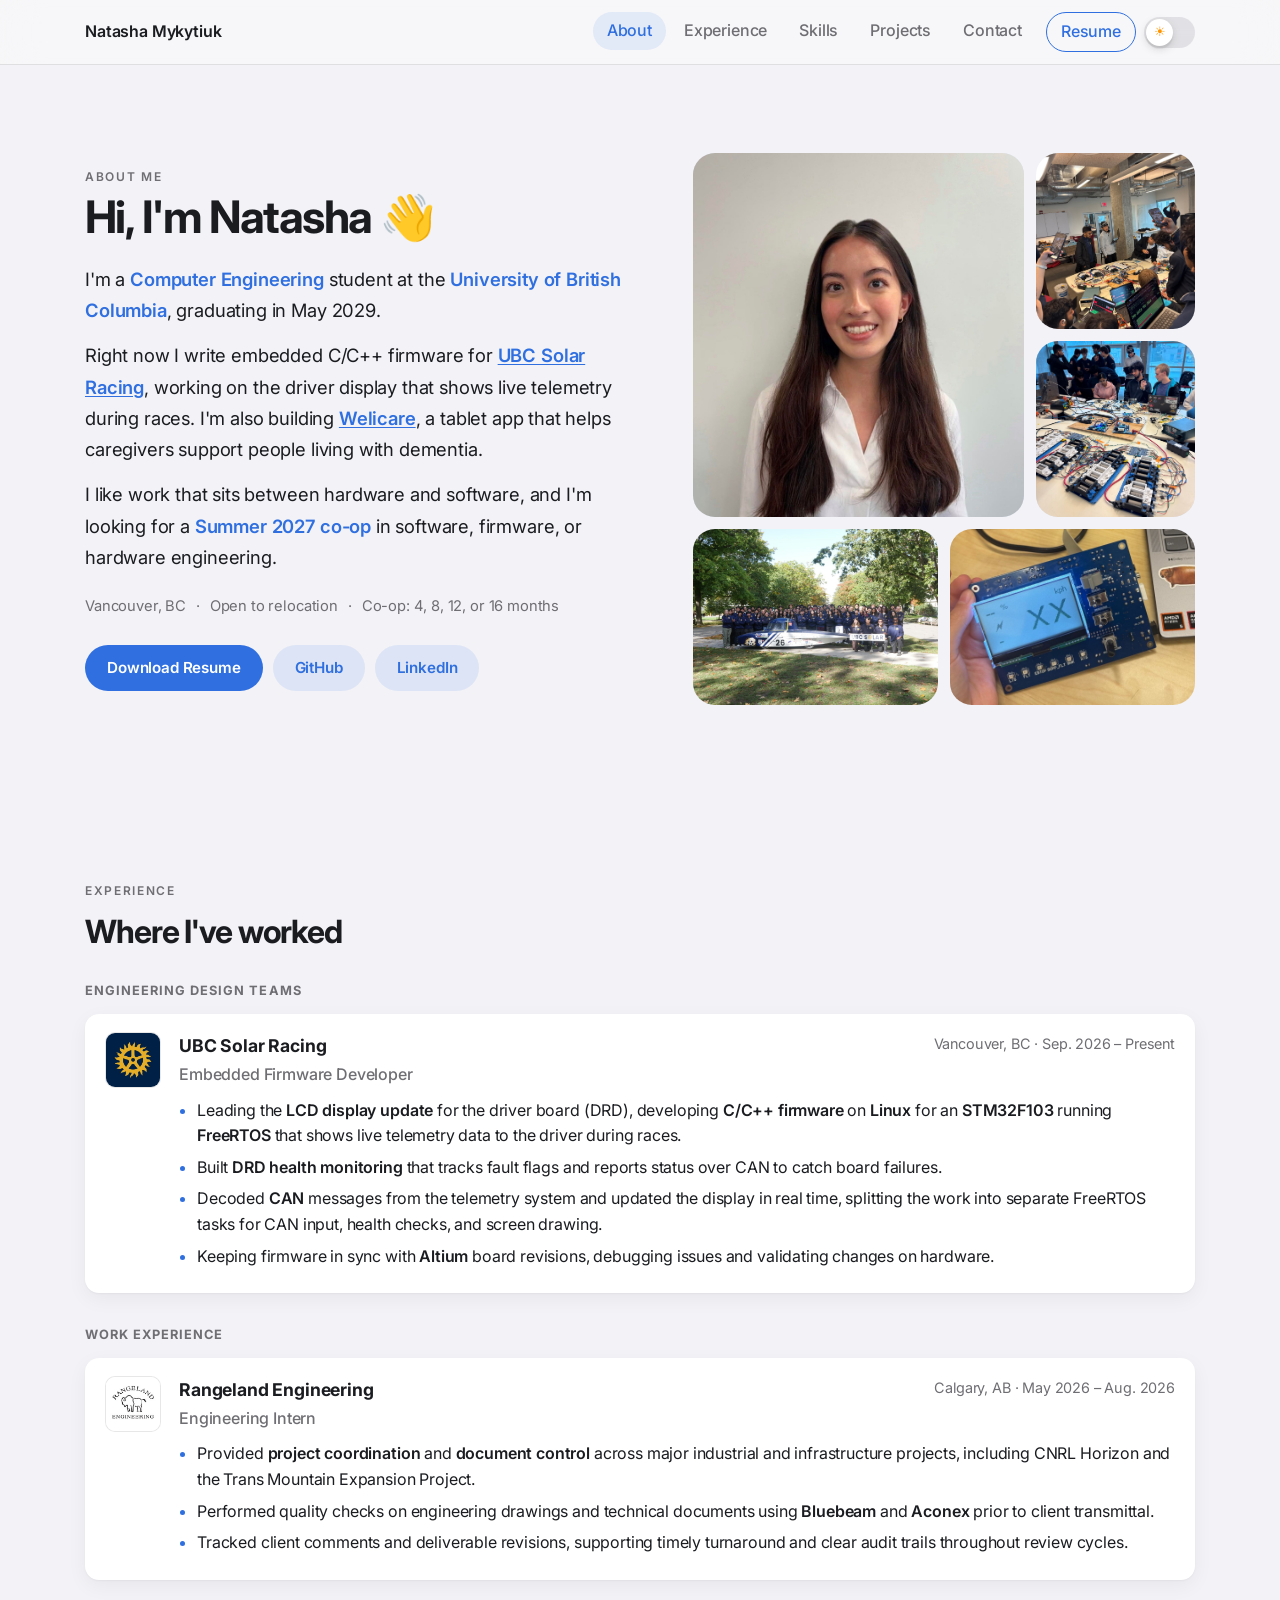
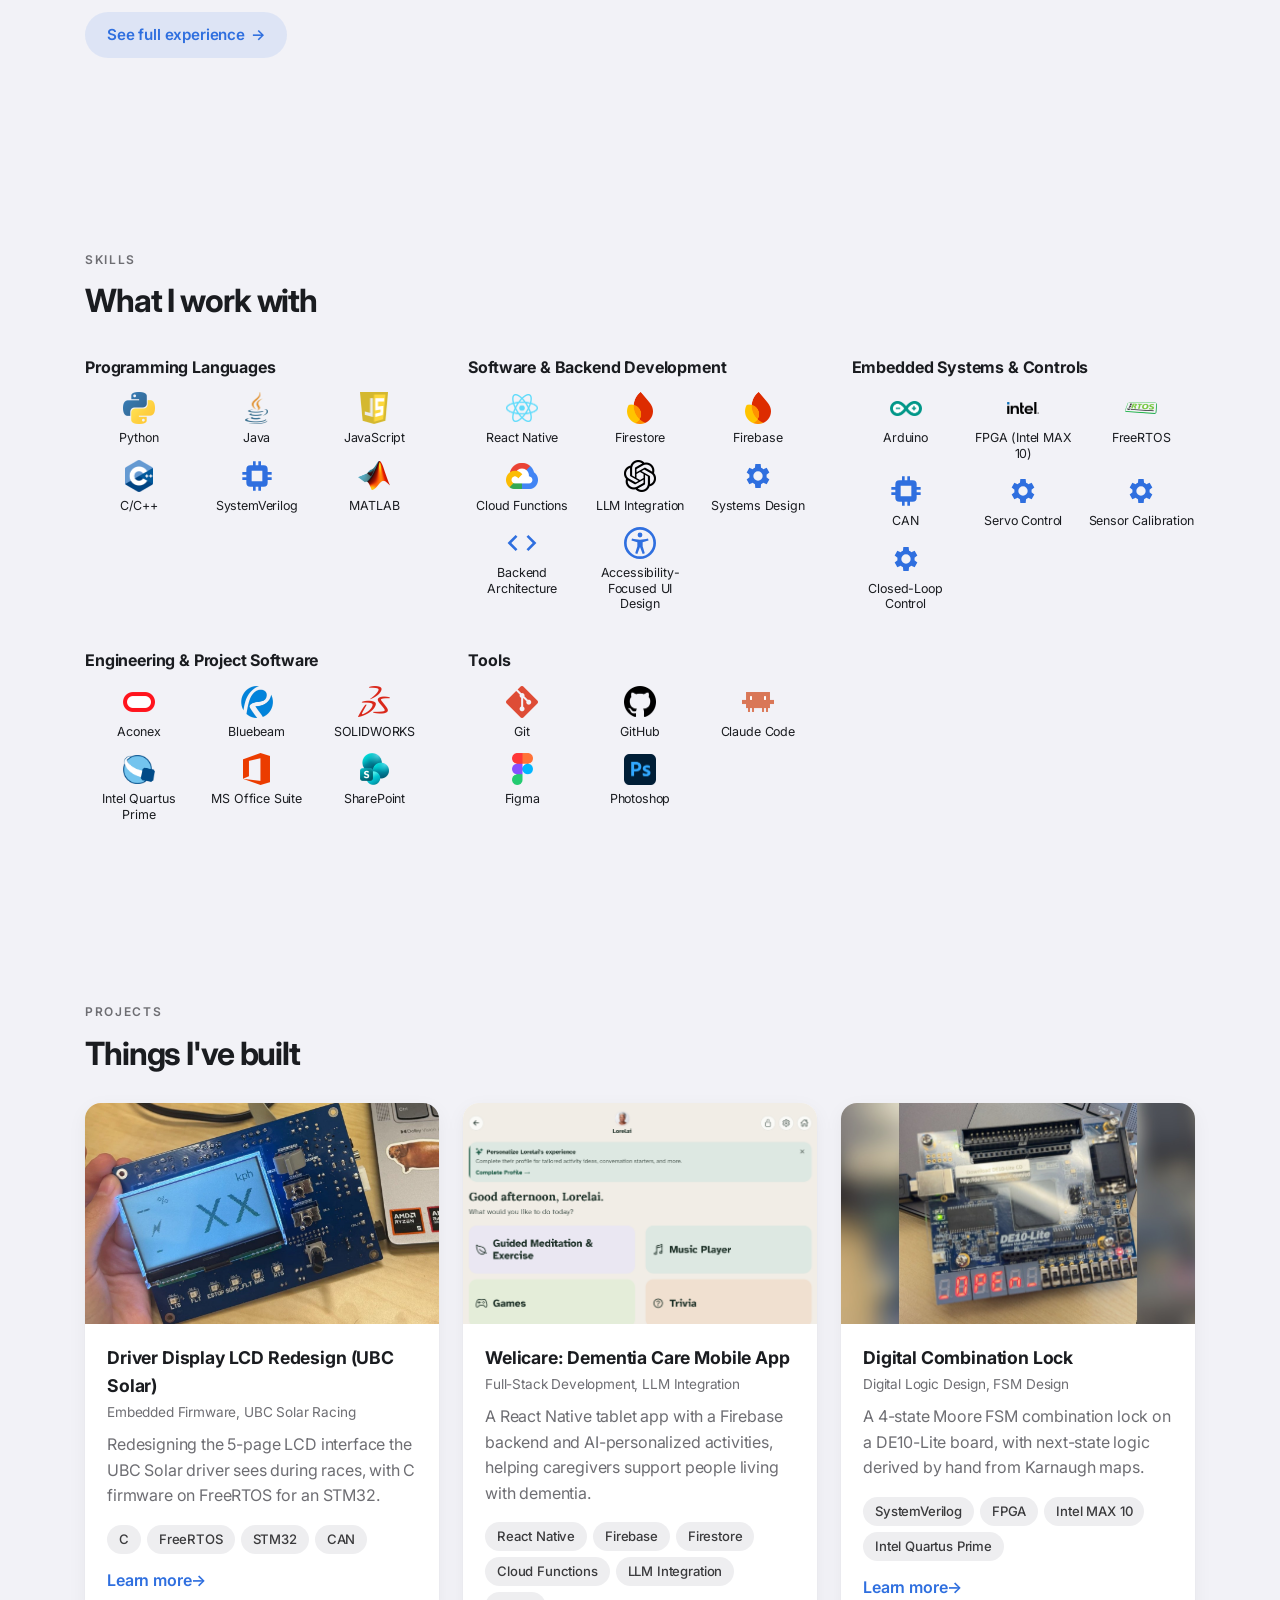
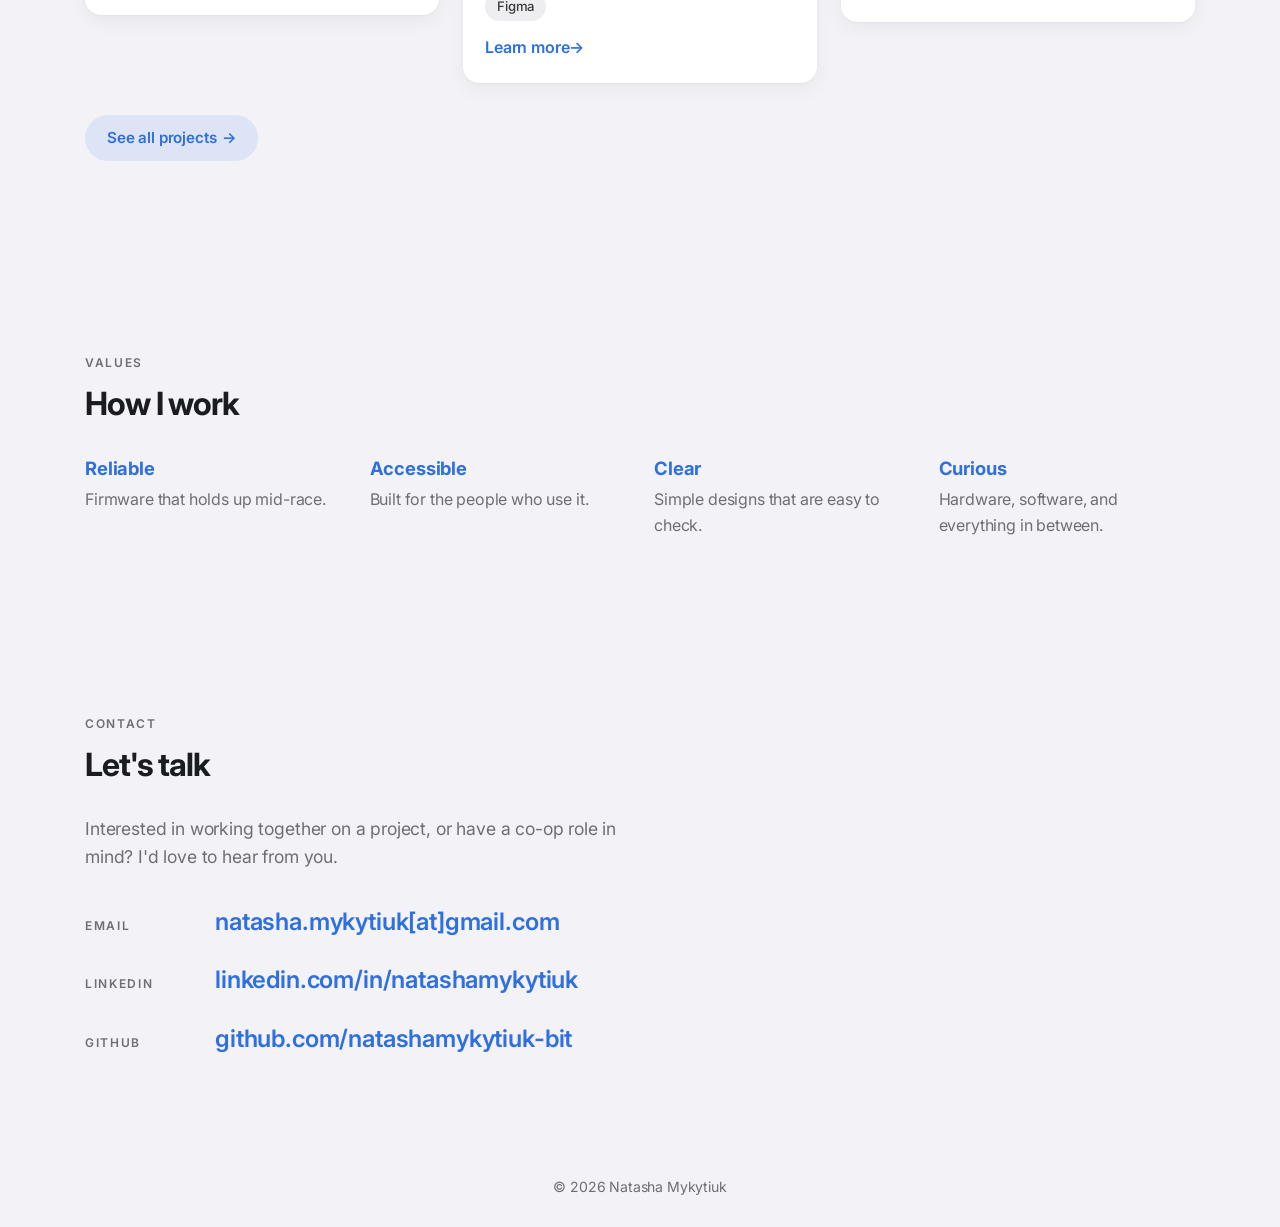
<file: index.html>
<!DOCTYPE html>
<html lang="en" data-theme="ios">
<head>
	<script>(function(){var m=localStorage.getItem("mode");if(!m)m=matchMedia("(prefers-color-scheme: dark)").matches?"dark":"light";document.documentElement.dataset.mode=m;})();</script>
	<meta charset="UTF-8">
	<meta name="viewport" content="width=device-width, initial-scale=1">
	<title>Natasha Mykytiuk | Computer Engineering Student</title>
	<meta name="description" content="Natasha Mykytiuk, Computer Engineering student at UBC seeking Summer 2027 software, firmware, and hardware co-ops.">
	<link rel="preconnect" href="https://fonts.googleapis.com">
	<link rel="preconnect" href="https://fonts.gstatic.com" crossorigin>
	<link href="https://fonts.googleapis.com/css2?family=Inter:wght@400;500;600;700&family=JetBrains+Mono:wght@400;600;700&display=swap" rel="stylesheet">
	<link rel="stylesheet" href="css/style.css?v=37">
</head>
<body data-page="home">
	<a class="skip-link" href="#main">Skip to content</a>

	<header class="site-header">
		<nav class="container nav" aria-label="Main">
			<a class="brand" href="#about">Natasha Mykytiuk</a>
			<button class="menu-btn" aria-expanded="false" aria-controls="nav-links">Menu</button>
			<ul class="nav-links" id="nav-links">
				<li><a href="#about">About</a></li>
				<li><a href="experience.html">Experience</a></li>
				<li><a href="#skills">Skills</a></li>
				<li><a href="projects.html">Projects</a></li>
				<li><a href="#contact">Contact</a></li>
				<li><a class="nav-resume" href="resume.pdf" target="_blank" rel="noopener">Resume</a></li>
			</ul>
			<button class="mode-btn" type="button" aria-label="Toggle dark mode"></button>
		</nav>
	</header>

	<main id="main">
		<section id="about" aria-labelledby="about-title">
			<div class="container hero">
				<div>
					<p class="eyebrow">About me</p>
					<h1 id="about-title"></h1>
					<div class="intro" id="intro"></div>
					<p class="facts" id="facts"></p>
					<div class="btn-row" id="hero-buttons"></div>
				</div>
				<div class="hero-collage" id="hero-collage" hidden></div>
			</div>
		</section>

		<section id="experience" aria-labelledby="experience-title">
			<div class="container">
				<p class="eyebrow">Experience</p>
				<h2 id="experience-title">Where I've worked</h2>
				<div id="experience-list"></div>
				<p class="section-more"><a class="btn btn-outline" href="experience.html">See full experience <span aria-hidden="true">→</span></a></p>
			</div>
		</section>

		<section id="skills" aria-labelledby="skills-title">
			<div class="container">
				<p class="eyebrow">Skills</p>
				<h2 id="skills-title">What I work with</h2>
				<div class="skills-grid" id="skills-grid"></div>
			</div>
		</section>

		<section id="projects" aria-labelledby="projects-title">
			<div class="container">
				<p class="eyebrow">Projects</p>
				<h2 id="projects-title">Things I've built</h2>
				<div class="projects-grid" id="projects-grid"></div>
				<p class="section-more"><a class="btn btn-outline" href="projects.html">See all projects <span aria-hidden="true">→</span></a></p>
			</div>
		</section>

		<section id="values" aria-labelledby="values-title">
			<div class="container">
				<p class="eyebrow">Values</p>
				<h2 id="values-title">How I work</h2>
				<div class="values-grid" id="values-grid"></div>
			</div>
		</section>

		<section id="contact" aria-labelledby="contact-title">
			<div class="container">
				<p class="eyebrow">Contact</p>
				<h2 id="contact-title" class="big-title">Let's talk</h2>
				<p class="contact-lead">Interested in working together on a project, or have a co-op role in mind? I'd love to hear from you.</p>
				<ul class="contact-list" id="contact-list"></ul>
			</div>
		</section>
	</main>

	<footer>
		<div class="container">&copy; <span id="year"></span> Natasha Mykytiuk</div>
	</footer>

	<script src="js/data.js?v=37"></script>
	<script src="js/site.js?v=25"></script>
</body>
</html>
</file>
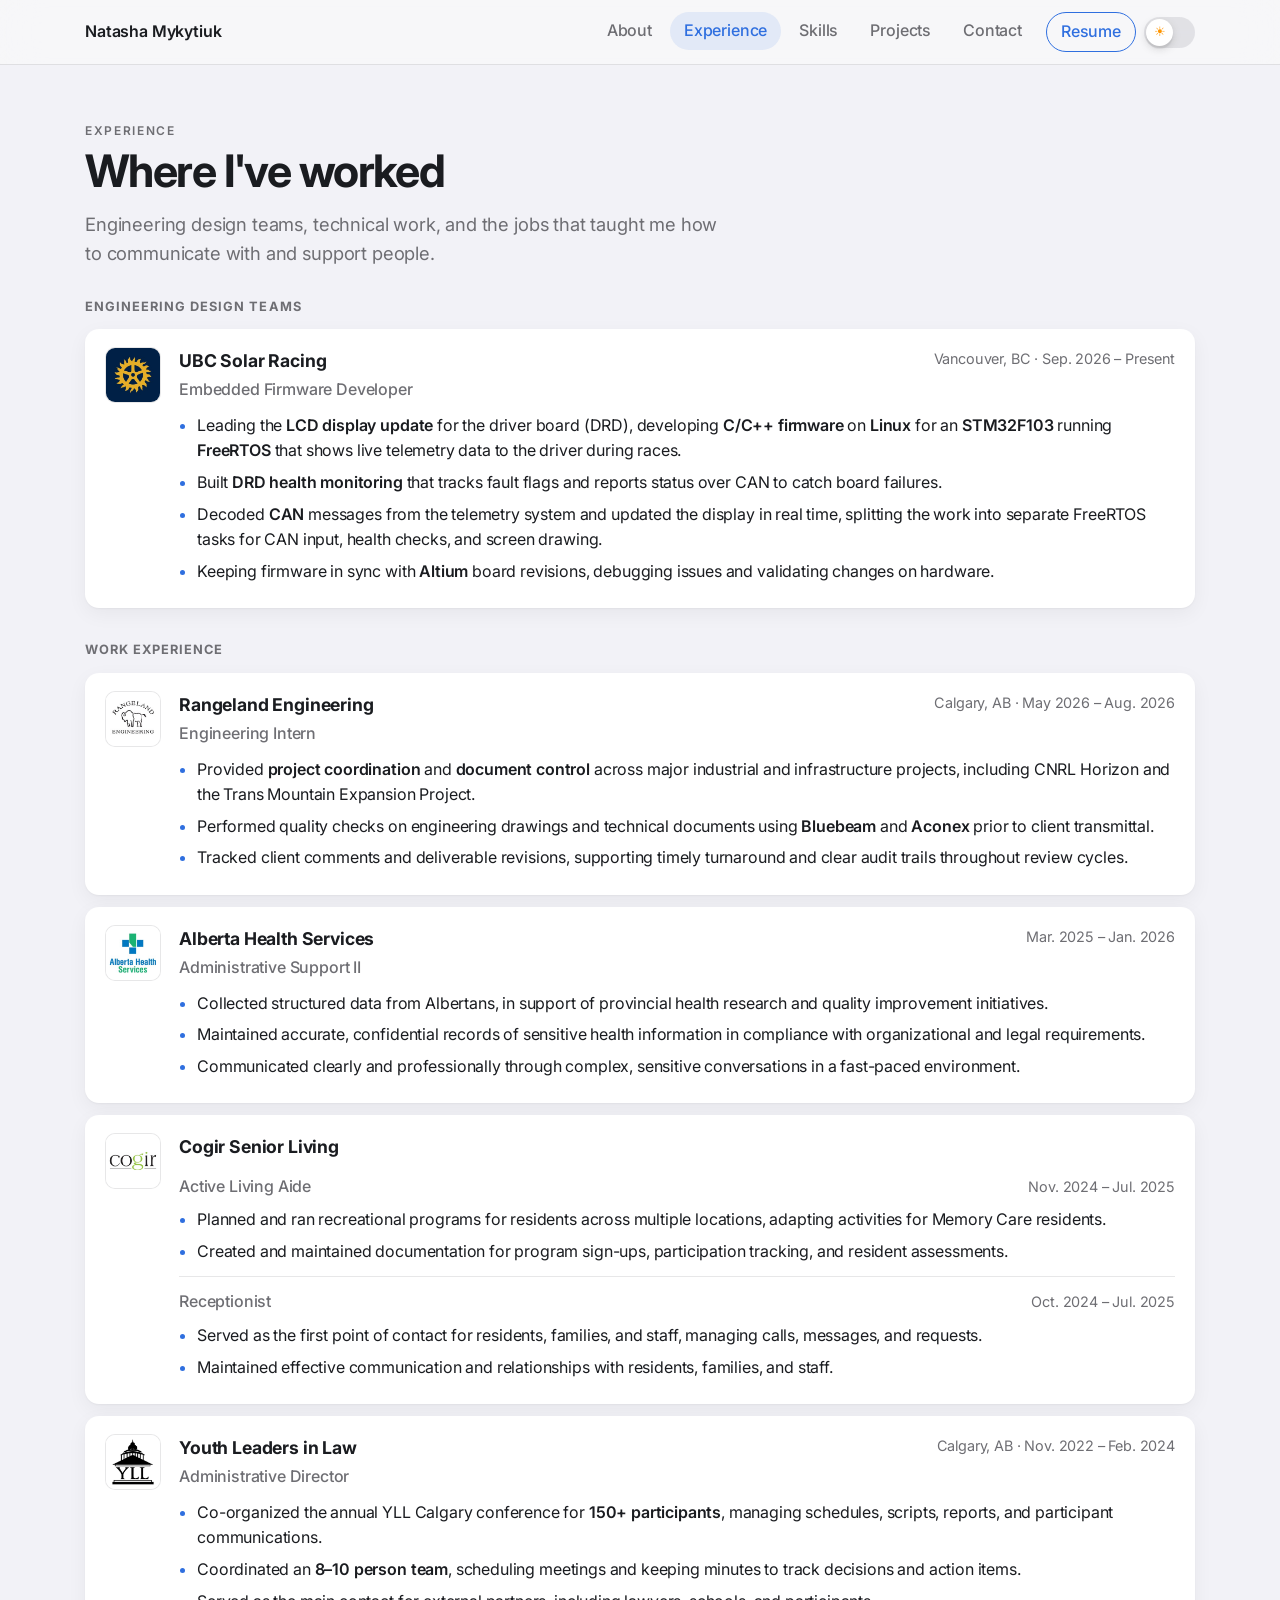
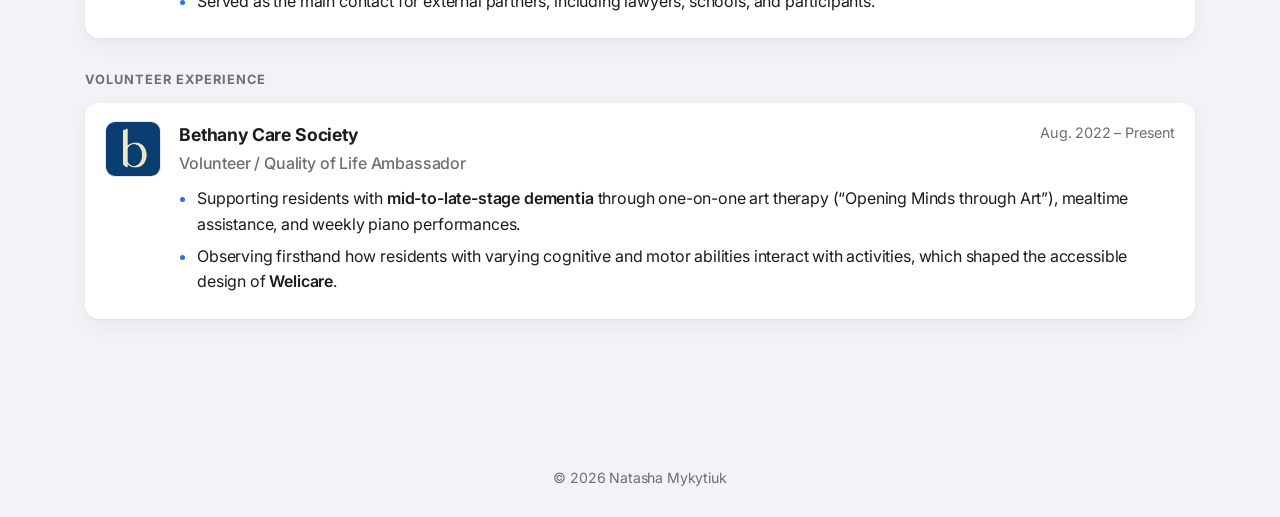
<file: experience.html>
<!DOCTYPE html>
<html lang="en" data-theme="ios">
<head>
	<script>(function(){var m=localStorage.getItem("mode");if(!m)m=matchMedia("(prefers-color-scheme: dark)").matches?"dark":"light";document.documentElement.dataset.mode=m;})();</script>
	<meta charset="UTF-8">
	<meta name="viewport" content="width=device-width, initial-scale=1">
	<title>Experience | Natasha Mykytiuk</title>
	<meta name="description" content="Work, design team, and other experience of Natasha Mykytiuk, Computer Engineering student at UBC.">
	<link rel="preconnect" href="https://fonts.googleapis.com">
	<link rel="preconnect" href="https://fonts.gstatic.com" crossorigin>
	<link href="https://fonts.googleapis.com/css2?family=Inter:wght@400;500;600;700&family=JetBrains+Mono:wght@400;600;700&display=swap" rel="stylesheet">
	<link rel="stylesheet" href="css/style.css?v=37">
</head>
<body data-page="experience">
	<a class="skip-link" href="#main">Skip to content</a>

	<header class="site-header">
		<nav class="container nav" aria-label="Main">
			<a class="brand" href="./">Natasha Mykytiuk</a>
			<button class="menu-btn" aria-expanded="false" aria-controls="nav-links">Menu</button>
			<ul class="nav-links" id="nav-links">
				<li><a href="./#about">About</a></li>
				<li><a href="experience.html">Experience</a></li>
				<li><a href="./#skills">Skills</a></li>
				<li><a href="projects.html">Projects</a></li>
				<li><a href="./#contact">Contact</a></li>
				<li><a class="nav-resume" href="resume.pdf" target="_blank" rel="noopener">Resume</a></li>
			</ul>
			<button class="mode-btn" type="button" aria-label="Toggle dark mode"></button>
		</nav>
	</header>

	<main id="main">
		<section class="page-section" aria-labelledby="experience-title">
			<div class="container">
				<div class="page-header">
					<p class="eyebrow">Experience</p>
					<h1 id="experience-title">Where I've worked</h1>
					<p class="page-lead">Engineering design teams, technical work, and the jobs that taught me how to communicate with and support people.</p>
				</div>
				<div id="experience-list"></div>
			</div>
		</section>
	</main>

	<footer>
		<div class="container">&copy; <span id="year"></span> Natasha Mykytiuk</div>
	</footer>

	<script src="js/data.js?v=37"></script>
	<script src="js/site.js?v=25"></script>
</body>
</html>
</file>
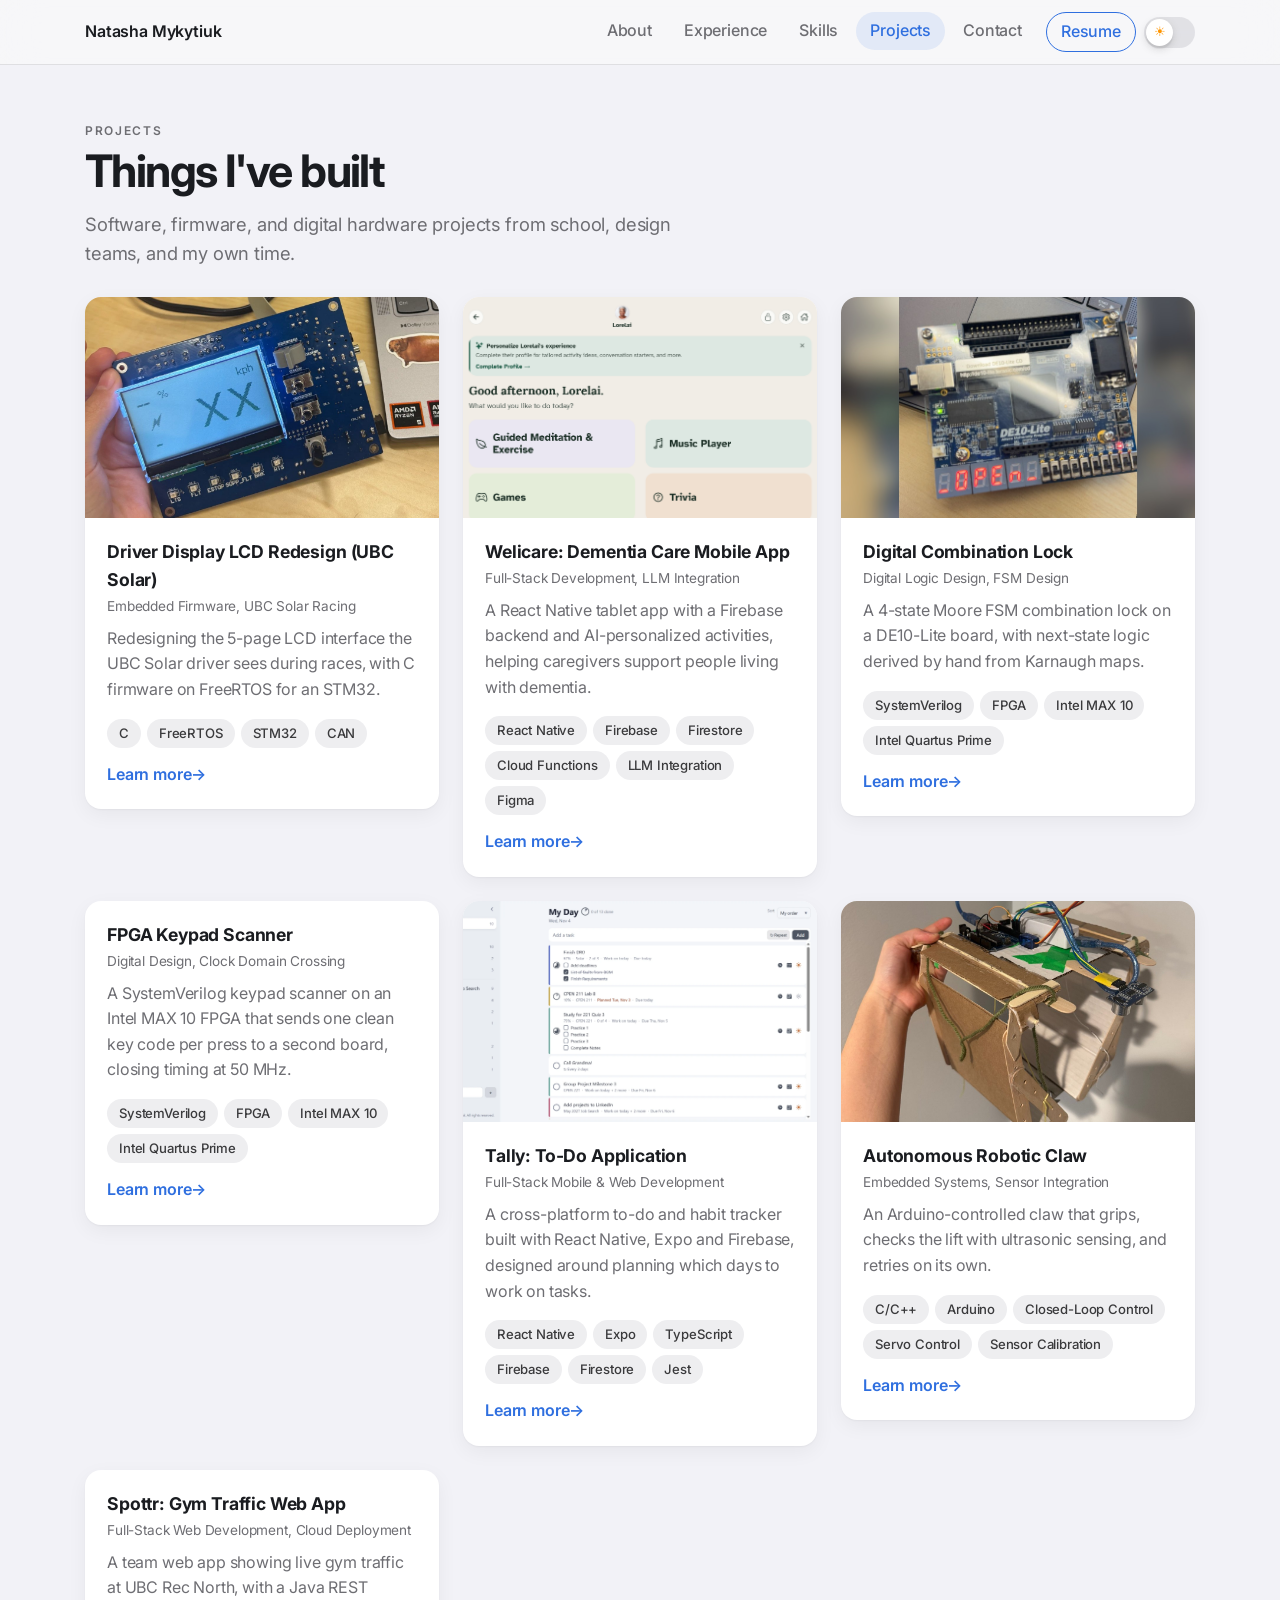
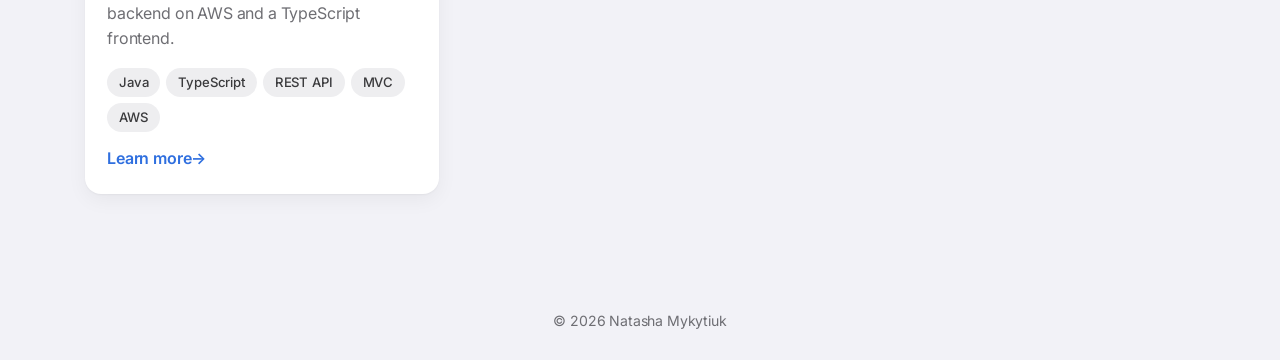
<file: projects.html>
<!DOCTYPE html>
<html lang="en" data-theme="ios">
<head>
	<script>(function(){var m=localStorage.getItem("mode");if(!m)m=matchMedia("(prefers-color-scheme: dark)").matches?"dark":"light";document.documentElement.dataset.mode=m;})();</script>
	<meta charset="UTF-8">
	<meta name="viewport" content="width=device-width, initial-scale=1">
	<title>Projects | Natasha Mykytiuk</title>
	<meta name="description" content="Software, firmware, and hardware projects by Natasha Mykytiuk, Computer Engineering student at UBC.">
	<link rel="preconnect" href="https://fonts.googleapis.com">
	<link rel="preconnect" href="https://fonts.gstatic.com" crossorigin>
	<link href="https://fonts.googleapis.com/css2?family=Inter:wght@400;500;600;700&family=JetBrains+Mono:wght@400;600;700&display=swap" rel="stylesheet">
	<link rel="stylesheet" href="css/style.css?v=37">
</head>
<body data-page="projects">
	<a class="skip-link" href="#main">Skip to content</a>

	<header class="site-header">
		<nav class="container nav" aria-label="Main">
			<a class="brand" href="./">Natasha Mykytiuk</a>
			<button class="menu-btn" aria-expanded="false" aria-controls="nav-links">Menu</button>
			<ul class="nav-links" id="nav-links">
				<li><a href="./#about">About</a></li>
				<li><a href="experience.html">Experience</a></li>
				<li><a href="./#skills">Skills</a></li>
				<li><a href="projects.html">Projects</a></li>
				<li><a href="./#contact">Contact</a></li>
				<li><a class="nav-resume" href="resume.pdf" target="_blank" rel="noopener">Resume</a></li>
			</ul>
			<button class="mode-btn" type="button" aria-label="Toggle dark mode"></button>
		</nav>
	</header>

	<main id="main">
		<section class="page-section" aria-labelledby="projects-title">
			<div class="container">
				<div class="page-header">
					<p class="eyebrow">Projects</p>
					<h1 id="projects-title">Things I've built</h1>
					<p class="page-lead">Software, firmware, and digital hardware projects from school, design teams, and my own time.</p>
				</div>
				<div class="projects-grid" id="projects-grid"></div>
			</div>
		</section>
	</main>

	<footer>
		<div class="container">&copy; <span id="year"></span> Natasha Mykytiuk</div>
	</footer>

	<script src="js/data.js?v=37"></script>
	<script src="js/site.js?v=25"></script>
</body>
</html>
</file>
<file: css/style.css>
:root {
	--bg: #ffffff;
	--bg-alt: #f6f7f9;
	--text: #1a1d23;
	--muted: #4a5160;
	--border: #e2e5ea;
	--accent: #1d4ed8;
	--accent-soft: #e8efff;
	--radius: 12px;
	--maxw: 1150px;
	--nav-h: 64px;
}
*, *::before, *::after { box-sizing: border-box; }
html { scroll-behavior: smooth; scroll-padding-top: calc(var(--nav-h) + 12px); }
@media (prefers-reduced-motion: reduce) {
	html { scroll-behavior: auto; }
	* { transition: none !important; }
	html.js .reveal { opacity: 1; transform: none; }
}
body {
	margin: 0;
	font-family: system-ui, -apple-system, "Segoe UI", Roboto, Helvetica, Arial, sans-serif;
	color: var(--text);
	background: var(--bg);
	line-height: 1.6;
	font-size: 1rem;
}
a { color: var(--accent); }
a:focus-visible, button:focus-visible {
	outline: 3px solid var(--accent);
	outline-offset: 3px;
	border-radius: 6px;
}
.skip-link {
	position: absolute;
	left: -9999px;
	top: 8px;
	background: var(--accent);
	color: #fff;
	padding: 8px 14px;
	border-radius: 6px;
	z-index: 100;
}
.skip-link:focus { left: 8px; }
.container { max-width: var(--maxw); margin: 0 auto; padding: 0 20px; }

/* Nav */
header.site-header {
	position: sticky;
	top: 0;
	z-index: 50;
	background: rgba(255, 255, 255, 0.92);
	backdrop-filter: blur(8px);
	border-bottom: 1px solid var(--border);
}
.nav {
	height: var(--nav-h);
	display: flex;
	align-items: center;
	justify-content: space-between;
}
.brand { font-weight: 700; text-decoration: none; color: var(--text); letter-spacing: -0.01em; }
.nav-links { display: flex; gap: 4px; list-style: none; margin: 0; padding: 0; }
.nav-links a {
	display: block;
	padding: 8px 12px;
	text-decoration: none;
	color: var(--muted);
	font-weight: 500;
	border-radius: 8px;
}
.nav-links a:hover, .nav-links a.active { color: var(--accent); background: var(--accent-soft); }
.menu-btn {
	display: none;
	background: none;
	border: 1px solid var(--border);
	border-radius: 8px;
	padding: 8px 12px;
	font: inherit;
	cursor: pointer;
	color: var(--text);
}
@media (max-width: 720px) {
	.menu-btn { display: block; }
	.nav-links {
		display: none;
		position: absolute;
		top: var(--nav-h);
		left: 0;
		right: 0;
		flex-direction: column;
		background: var(--bg);
		border-bottom: 1px solid var(--border);
		padding: 8px 20px 16px;
	}
	.nav-links.open { display: flex; }
}

/* Sections */
section { padding: 88px 0; }
section + section { border-top: 1px solid var(--border); }
h2 { font-size: 1.9rem; margin: 0 0 32px; letter-spacing: -0.02em; font-weight: 600; }
.eyebrow {
	margin: 0 0 6px;
	font-size: 0.75rem;
	font-weight: 600;
	letter-spacing: 0.14em;
	text-transform: uppercase;
	color: var(--muted);
}
h3 { margin: 0; font-size: 1.1rem; }

/* Hero / About */
.hero > div { max-width: 760px; }
.hero.has-collage { display: grid; grid-template-columns: 1.1fr 1fr; gap: 56px; align-items: center; }
.hero-collage {
	display: grid;
	grid-template-columns: repeat(6, 1fr);
	grid-template-rows: repeat(6, 1fr);
	gap: 12px;
	aspect-ratio: 1 / 1.1;
}
.hero-collage[hidden] { display: none; }
.hero-collage .photo { overflow: hidden; border-radius: var(--radius); background: var(--accent-soft); }
.hero-collage .photo:nth-child(1) { grid-area: 1 / 1 / 5 / 5; }
.hero-collage .photo:nth-child(1) img { object-position: center 20%; }
.hero-collage .photo:nth-child(2) { grid-area: 1 / 5 / 3 / 7; }
.hero-collage .photo:nth-child(3) { grid-area: 3 / 5 / 5 / 7; }
.hero-collage .photo:nth-child(3) img { object-position: center 75%; }
.hero-collage .photo:nth-child(4) { grid-area: 5 / 1 / 7 / 4; }
.hero-collage .photo:nth-child(5) { grid-area: 5 / 4 / 7 / 7; }
.hero-collage img {
	width: 100%;
	height: 100%;
	object-fit: cover;
	display: block;
	transition: transform 0.6s cubic-bezier(0.22, 1, 0.36, 1);
}
.hero-collage .photo:hover img { transform: scale(1.04); }
@media (max-width: 900px) {
	.hero.has-collage { grid-template-columns: 1fr; gap: 36px; }
	.hero-collage { max-width: 460px; }
}

/* Fade-up as sections scroll into view */
html.js .reveal {
	opacity: 0;
	transform: translateY(20px);
	transition: opacity 0.7s cubic-bezier(0.22, 1, 0.36, 1) var(--reveal-delay, 0s),
		transform 0.7s cubic-bezier(0.22, 1, 0.36, 1) var(--reveal-delay, 0s);
}
html.js .reveal.is-visible { opacity: 1; transform: none; }
.hero h1 { font-size: clamp(2rem, 5vw, 2.8rem); margin: 0; letter-spacing: -0.03em; line-height: 1.15; }
.hero h1 { margin-bottom: 20px; }
.intro p { font-size: 1.15rem; line-height: 1.7; margin: 0 0 14px; }
.intro strong { color: var(--accent); font-weight: 600; }
.facts { color: var(--muted); font-size: 0.92rem; margin: 22px 0 26px; }
.facts span + span::before { content: "·" / ""; margin: 0 10px; color: var(--muted); }
.btn-row { display: flex; flex-wrap: wrap; gap: 10px; }
.btn {
	display: inline-flex;
	align-items: center;
	gap: 6px;
	padding: 10px 18px;
	border-radius: 8px;
	font-weight: 600;
	text-decoration: none;
	border: 1px solid var(--accent);
	font-size: 0.95rem;
}
.btn-primary { background: var(--accent); color: #fff; }
.btn-primary:hover { background: #1e40af; }
.btn-outline { color: var(--accent); background: transparent; }
.btn-outline:hover { background: var(--accent-soft); }
.btn-sm { padding: 6px 12px; font-size: 0.85rem; }

/* Skills */
.skills-grid { display: grid; grid-template-columns: repeat(auto-fit, minmax(300px, 1fr)); gap: 28px 40px; }
.values-grid { display: grid; grid-template-columns: repeat(auto-fit, minmax(200px, 1fr)); gap: 28px; }
.value h3 { font-size: 1.15rem; margin-bottom: 4px; color: var(--accent); }
.value p { margin: 0; color: var(--muted); }
.skill-group { padding: 4px 0; }
.skill-group h3 { font-size: 1rem; margin-bottom: 12px; }
.skill-tiles { list-style: none; padding: 0; margin: 0; display: grid; grid-template-columns: repeat(auto-fill, minmax(84px, 1fr)); gap: 14px 10px; }
.skill { display: flex; flex-direction: column; align-items: center; gap: 6px; text-align: center; font-size: 0.78rem; line-height: 1.25; }
.skill-logo { width: 32px; height: 32px; object-fit: contain; display: block; }
[data-mode="dark"] .skill-logo.invert-dark { filter: invert(1) hue-rotate(180deg); }
.skill-icon {
	width: 32px; height: 32px; display: block;
	background-color: var(--accent, #2563eb);
	-webkit-mask-position: center; mask-position: center;
	-webkit-mask-size: contain; mask-size: contain;
	-webkit-mask-repeat: no-repeat; mask-repeat: no-repeat;
}
.tags { list-style: none; padding: 0; margin: 0; display: flex; flex-wrap: wrap; gap: 6px; }
.tag {
	background: var(--accent-soft);
	color: #1e3a8a;
	font-size: 0.82rem;
	font-weight: 500;
	padding: 3px 10px;
	border-radius: 999px;
}

/* Experience timeline */
.exp-group-title {
	font-size: 0.8rem;
	text-transform: uppercase;
	letter-spacing: 0.08em;
	color: var(--muted);
	margin: 0 0 12px;
}
.exp-list { display: grid; gap: 18px; margin-bottom: 32px; }
.exp {
	background: var(--bg);
	border: 1px solid var(--border);
	border-radius: var(--radius);
	padding: 20px 22px;
}
.exp-head { display: flex; flex-wrap: wrap; justify-content: space-between; gap: 4px 16px; }
.meta { color: var(--muted); font-size: 0.9rem; }
.role { font-weight: 600; color: var(--accent); margin: 2px 0 10px; }
.points { margin: 0; padding-left: 20px; }
.points li { margin-bottom: 6px; }
.points strong { font-weight: 600; color: var(--text); }

/* Projects */
.projects-grid { display: grid; grid-template-columns: repeat(auto-fill, minmax(300px, 1fr)); gap: 24px; align-items: start; }
.card {
	display: flex;
	flex-direction: column;
	background: var(--bg);
	border: 1px solid var(--border);
	border-radius: var(--radius);
	overflow: hidden;
	transition: box-shadow 0.2s, transform 0.2s;
}
.card-media {
	aspect-ratio: 16 / 10;
	background: var(--accent-soft);
	display: flex;
	align-items: center;
	justify-content: center;
	color: var(--accent);
	font-weight: 700;
	font-size: 1.6rem;
	letter-spacing: 0.04em;
}
.card-media img { width: 100%; height: 100%; object-fit: cover; display: block; }
.card-body { padding: 20px 22px 22px; display: flex; flex-direction: column; }
.card .summary { margin: 8px 0 12px; color: var(--muted); }
.card:hover { box-shadow: 0 8px 24px rgba(20, 30, 60, 0.08); transform: translateY(-2px); }
.card .subtitle { color: var(--muted); font-size: 0.85rem; margin: 2px 0 0; }
.card .tags { margin: 4px 0 10px; }
.placeholder-note { color: #9a3412; font-size: 0.85rem; font-style: italic; }

/* Contact */
.big-title { font-size: clamp(2.4rem, 7vw, 4rem); margin-bottom: 16px; }
.contact-lead { max-width: 560px; color: var(--muted); font-size: 1.1rem; margin: 0 0 32px; }
.contact-list { list-style: none; padding: 0; margin: 8px 0 0; display: grid; gap: 18px; }
.contact-list li { display: flex; flex-wrap: wrap; align-items: baseline; gap: 4px 20px; font-size: clamp(1.1rem, 3vw, 1.5rem); }
.contact-list span { min-width: 110px; color: var(--muted); font-size: 0.75rem; font-weight: 600; letter-spacing: 0.14em; text-transform: uppercase; }
.contact-list a { font-weight: 600; text-decoration: none; border-bottom: 2px solid transparent; word-break: break-word; }
.contact-list a:hover { border-bottom-color: currentColor; }
footer { padding: 28px 0; text-align: center; color: var(--muted); font-size: 0.88rem; border-top: 1px solid var(--border); }

/* =========================================================
	THEME: Evergreen (applied by data-theme="evergreen" on <html>).
	Change colours in the [data-theme="evergreen"] block below.
========================================================= */
[data-theme] header.site-header { background: var(--nav-bg); }
[data-theme] .tag { background: var(--tag-bg); color: var(--tag-text); }
[data-theme] .btn-primary { background: var(--accent); color: var(--on-accent); border-color: var(--accent); }
[data-theme] .btn-primary:hover { filter: brightness(1.08); background: var(--accent); }
[data-theme] .placeholder-note { color: var(--accent); }
[data-theme] .exp, [data-theme] .card { background: var(--card); }
[data-theme] .skip-link { color: var(--on-accent); }

/* E: Evergreen: warm off-white, deep forest green, amber only on key buttons */
[data-theme="evergreen"] {
	--bg: #fbfaf6;
	--bg-alt: #f2f1ea;
	--card: #ffffff;
	--text: #1b2a24;
	--muted: #4b5a53;
	--border: #dfe3dc;
	--accent: #1f5a45;
	--on-accent: #ffffff;
	--accent-soft: #e6efe9;
	--amber: #e9a83a;
	--on-amber: #2a1d06;
	--tag-bg: #e6efe9;
	--tag-text: #1a4a39;
	--nav-bg: rgba(251, 250, 246, 0.92);
	--radius: 10px;
}
[data-theme="evergreen"] body { font-family: "Inter", system-ui, sans-serif; }
[data-theme="evergreen"] h1, [data-theme="evergreen"] h2 { color: var(--text); letter-spacing: -0.025em; }
[data-theme="evergreen"] .eyebrow { color: var(--accent); }
[data-theme="evergreen"] .brand { color: var(--accent); }
[data-theme="evergreen"] .meta, [data-theme="evergreen"] .tag, [data-theme="evergreen"] .card .subtitle {
	font-family: "JetBrains Mono", ui-monospace, Consolas, monospace;
	font-size: 0.78rem;
}
[data-theme="evergreen"] .tag { border-radius: 5px; }
[data-theme="evergreen"] .btn-primary { background: var(--amber); border-color: var(--amber); color: var(--on-amber); }
[data-theme="evergreen"] .btn-primary:hover { background: #dc9a2a; filter: none; }
[data-theme="evergreen"] .btn-outline { color: var(--accent); border-color: var(--accent); }
[data-theme="evergreen"] .card:hover { box-shadow: 0 10px 26px rgba(31, 90, 69, 0.12); }
[data-theme="evergreen"] .placeholder-note { color: #8a5a0c; }

/* =========================================================
	PROJECT CARDS, PROJECTS PAGE, SINGLE PROJECT PAGE
========================================================= */
a.card-media { display: block; }
.card-title { color: var(--text); text-decoration: none; }
.card-title:hover { color: var(--accent); }
.learn-more {
	align-self: flex-start;
	margin-top: 4px;
	font-weight: 600;
	text-decoration: none;
	color: var(--accent);
}
.learn-more::after { content: " →" / ""; display: inline-block; transition: transform 0.2s; }
.learn-more:hover::after { transform: translateX(3px); }
.section-more { margin-top: 32px; }

.page-header { padding-bottom: 8px; }
.page-header h1, .project-title {
	font-size: clamp(2rem, 5vw, 2.8rem);
	margin: 0 0 12px;
	letter-spacing: -0.03em;
	line-height: 1.15;
}
.page-lead, .project-lead { max-width: 640px; color: var(--muted); font-size: 1.15rem; margin: 0 0 20px; }
.page-section { padding-top: 56px; }

.back-link {
	display: inline-block;
	margin-bottom: 28px;
	font-weight: 600;
	text-decoration: none;
}
.back-link::before { content: "← " / ""; }
.project-header .tags { margin-bottom: 20px; }

/* Project page: slideshow on the left, write-up on the right */
.project-layout { margin-top: 44px; }
.project-layout.has-photos {
	display: grid;
	grid-template-columns: minmax(0, 1.2fr) minmax(0, 1fr);
	gap: 48px;
	align-items: start;
}
.project-layout.has-photos .project-section:first-child { margin-top: 0; }
.slideshow { position: sticky; top: calc(var(--nav-h) + 24px); }
.slides-frame { position: relative; }
.slides {
	position: relative;
	aspect-ratio: 16 / 10;
	border-radius: var(--radius);
	border: 1px solid var(--border);
	background: var(--card, var(--bg));
	overflow: hidden;
	touch-action: pan-y;
	user-select: none;
}
.slide {
	position: absolute;
	inset: 0;
	margin: 0;
	opacity: 0;
	visibility: hidden;
	transition: opacity 0.45s ease, visibility 0.45s;
}
.slide.is-active { opacity: 1; visibility: visible; }
.slide img { width: 100%; height: 100%; object-fit: contain; display: block; }
.slide-btn {
	position: absolute;
	top: 50%;
	transform: translateY(-50%);
	width: 40px;
	height: 40px;
	border-radius: 50%;
	border: 1px solid var(--border);
	background: rgba(255, 255, 255, 0.92);
	color: var(--text);
	font-size: 1.6rem;
	line-height: 1;
	cursor: pointer;
	display: grid;
	place-items: center;
	box-shadow: 0 2px 8px rgba(0, 0, 0, 0.08);
}
.slide-btn:hover { border-color: var(--accent); color: var(--accent); }
.slide-btn span { margin-top: -3px; }
.slide-prev { left: 12px; }
.slide-next { right: 12px; }
.slide-controls { display: flex; align-items: center; justify-content: space-between; gap: 12px; margin-top: 12px; }
.slide-dots { display: flex; flex-wrap: wrap; gap: 8px; }
.slide-dot {
	width: 10px;
	height: 10px;
	padding: 0;
	border-radius: 50%;
	border: 0;
	background: var(--border);
	cursor: pointer;
}
.slide-dot[aria-current="true"] { background: var(--accent); }
.slides { cursor: zoom-in; }
.slide-expand {
	position: absolute;
	top: 12px;
	right: 12px;
	width: 36px;
	height: 36px;
	border-radius: 8px;
	border: 1px solid var(--border);
	background: rgba(255, 255, 255, 0.92);
	color: var(--text);
	font-size: 1.15rem;
	line-height: 1;
	cursor: pointer;
	display: grid;
	place-items: center;
	box-shadow: 0 2px 8px rgba(0, 0, 0, 0.08);
}
.slide-expand:hover { border-color: var(--accent); color: var(--accent); }

/* Full-screen photo viewer */
html.viewer-open { overflow: hidden; }
.viewer {
	width: 100vw;
	height: 100vh;
	max-width: none;
	max-height: none;
	margin: 0;
	padding: 0;
	border: 0;
	background: rgba(12, 18, 16, 0.94);
	color: #fff;
}
.viewer::backdrop { background: rgba(12, 18, 16, 0.94); }
.viewer[open] { display: flex; flex-direction: column; }
.viewer-stage {
	flex: 1;
	min-height: 0;
	display: flex;
	align-items: center;
	justify-content: center;
	padding: 56px 72px 12px;
}
.viewer-img { max-width: 100%; max-height: 100%; object-fit: contain; border-radius: 6px; box-shadow: 0 10px 40px rgba(0, 0, 0, 0.4); }
.viewer-bar {
	display: flex;
	justify-content: center;
	align-items: baseline;
	gap: 16px;
	padding: 8px 24px 22px;
	text-align: center;
}
.viewer-caption { margin: 0; color: rgba(255, 255, 255, 0.85); font-size: 0.95rem; max-width: 720px; }
.viewer-count { color: rgba(255, 255, 255, 0.6); font-size: 0.85rem; font-family: "JetBrains Mono", ui-monospace, Consolas, monospace; }
.viewer-btn {
	position: absolute;
	width: 44px;
	height: 44px;
	border-radius: 50%;
	border: 1px solid rgba(255, 255, 255, 0.25);
	background: rgba(255, 255, 255, 0.1);
	color: #fff;
	font-size: 1.8rem;
	line-height: 1;
	cursor: pointer;
	display: grid;
	place-items: center;
}
.viewer-btn:hover { background: rgba(255, 255, 255, 0.2); }
.viewer-btn span { margin-top: -3px; }
.viewer-btn:focus-visible { outline: 3px solid var(--amber, #fff); outline-offset: 3px; }
.viewer-prev { left: 16px; top: 50%; transform: translateY(-50%); }
.viewer-next { right: 16px; top: 50%; transform: translateY(-50%); }
.viewer-close { top: 12px; right: 16px; }
@media (max-width: 720px) {
	.viewer-stage { padding: 56px 8px 8px; }
	.viewer-prev, .viewer-next { top: auto; bottom: 16px; transform: none; }
}

.slide-count { color: var(--muted); font-size: 0.85rem; font-family: "JetBrains Mono", ui-monospace, Consolas, monospace; }
.slide-caption { color: var(--muted); font-size: 0.92rem; margin: 10px 0 0; }
@media (max-width: 900px) {
	.project-layout.has-photos { grid-template-columns: 1fr; gap: 32px; }
	.slideshow { position: static; }
}

.project-body { max-width: 760px; min-width: 0; }
.project-section { margin-top: 48px; }
.project-section h2 { font-size: 1.4rem; margin-bottom: 14px; }
.project-section p { font-size: 1.05rem; line-height: 1.75; margin: 0 0 14px; }
.project-section .points li { font-size: 1.05rem; line-height: 1.7; margin-bottom: 10px; }

.project-pager {
	display: grid;
	grid-template-columns: 1fr 1fr;
	gap: 16px;
	margin-top: 64px;
	padding-top: 28px;
	border-top: 1px solid var(--border);
}
.project-pager a {
	display: block;
	padding: 16px 18px;
	border: 1px solid var(--border);
	border-radius: var(--radius);
	background: var(--card, var(--bg));
	text-decoration: none;
	color: var(--text);
}
.project-pager a:hover { border-color: var(--accent); }
.project-pager span { display: block; color: var(--muted); font-size: 0.8rem; text-transform: uppercase; letter-spacing: 0.12em; margin-bottom: 4px; }
.project-pager strong { color: var(--accent); }
.pager-next { text-align: right; }
@media (max-width: 560px) {
	.project-pager { grid-template-columns: 1fr; }
	.pager-next { text-align: left; }
}

/* Resume button in the nav */
.nav-links a.nav-resume { border: 1.5px solid var(--accent); color: var(--accent); margin-left: 6px; }
.nav-links a.nav-resume:hover { background: var(--accent); color: #fff; }

/* Experience logos (like LinkedIn): set "logo" on an EXPERIENCE entry in js/data.js */
.exp.has-logo { display: grid; grid-template-columns: 56px 1fr; gap: 18px; align-items: start; }
.exp-logo {
	width: 56px;
	height: 56px;
	border-radius: 10px;
	object-fit: contain;
	background: #fff;
	border: 1px solid var(--border);
}
.exp-body { min-width: 0; }
@media (max-width: 520px) {
	.exp.has-logo { grid-template-columns: 44px 1fr; gap: 14px; }
	.exp-logo { width: 44px; height: 44px; border-radius: 8px; }
}

/* =========================================================
	THEME: iOS (data-theme="ios" on <html>).
	Grouped backgrounds, frosted nav, rounded cards, pill buttons,
	system blue accent, automatic dark mode.
========================================================= */
[data-theme="ios"] {
	--bg: #f2f2f7;
	--bg-alt: #f2f2f7;
	--card: #ffffff;
	--text: #1a1c20;
	--muted: #6e6e73;
	--border: rgba(60, 60, 67, 0.12);
	--accent: #2f6fdf;
	--on-accent: #ffffff;
	--accent-soft: rgba(47, 111, 223, 0.1);
	--tag-bg: rgba(118, 118, 128, 0.12);
	--tag-text: #3a3a3c;
	--nav-bg: rgba(249, 249, 249, 0.72);
	--radius: 16px;
	--shadow: 0 1px 2px rgba(0, 0, 0, 0.04), 0 6px 20px rgba(0, 0, 0, 0.05);
}
[data-theme="ios"][data-mode="dark"] {
	color-scheme: dark;
	--bg: #121316;
	--bg-alt: #121316;
	--card: #1e2024;
	--text: #ffffff;
	--muted: #98989f;
	--border: rgba(84, 84, 88, 0.5);
	--accent: #5b8ff0;
	--accent-soft: rgba(91, 143, 240, 0.18);
	--tag-bg: rgba(118, 118, 128, 0.24);
	--tag-text: #e5e5ea;
	--nav-bg: rgba(22, 22, 24, 0.72);
	--shadow: none;
}
[data-theme="ios"] body {
	font-family: "Inter", -apple-system, BlinkMacSystemFont, system-ui, "Segoe UI", sans-serif;
	-webkit-font-smoothing: antialiased;
	letter-spacing: -0.01em;
}
[data-theme="ios"] h1, [data-theme="ios"] h2, [data-theme="ios"] .big-title {
	font-weight: 700;
	letter-spacing: -0.035em;
}
[data-theme="ios"] h2 { font-size: 2.1rem; }
[data-theme="ios"] .eyebrow { color: var(--muted); }
[data-theme="ios"] .brand { font-weight: 600; }

/* Frosted nav bar */
[data-theme="ios"] header.site-header {
	backdrop-filter: saturate(180%) blur(20px);
	-webkit-backdrop-filter: saturate(180%) blur(20px);
	border-bottom: 0.5px solid var(--border);
}
[data-theme="ios"] .nav-links a { border-radius: 999px; padding: 6px 14px; }
[data-theme="ios"] .nav-links a:hover, [data-theme="ios"] .nav-links a.active { background: var(--accent-soft); color: var(--accent); }
[data-theme="ios"] .menu-btn { border-radius: 999px; background: var(--tag-bg); border: 0; color: var(--text); }
@media (max-width: 720px) {
	[data-theme="ios"] .nav-links {
		background: var(--card);
		border-radius: 16px;
		box-shadow: 0 10px 30px rgba(0, 0, 0, 0.15);
	}
}

/* Sections: no hairline dividers, more air */
[data-theme="ios"] section + section { border-top: 0; }
[data-theme="ios"] footer { border-top: 0; }

/* Cards: grouped inset style */
[data-theme="ios"] .exp, [data-theme="ios"] .card, [data-theme="ios"] .slides {
	background: var(--card);
	border: 0;
	border-radius: var(--radius);
	box-shadow: var(--shadow);
}
[data-theme="ios"] .card { transition: transform 0.35s cubic-bezier(0.2, 0.8, 0.2, 1), box-shadow 0.35s; }
[data-theme="ios"] .card:hover { transform: scale(1.015); box-shadow: 0 12px 32px rgba(0, 0, 0, 0.1); }
[data-theme="ios"] .card:active { transform: scale(0.98); }
[data-theme="ios"] .hero-collage .photo { border-radius: 22px; }

/* Pill buttons */
[data-theme="ios"] .btn {
	border-radius: 999px;
	padding: 11px 22px;
	font-weight: 600;
	border: 0;
	transition: transform 0.15s, filter 0.15s, background 0.15s;
}
[data-theme="ios"] .btn:active { transform: scale(0.96); }
[data-theme="ios"] .btn-primary { background: var(--accent); color: var(--on-accent); }
[data-theme="ios"] .btn-primary:hover { filter: brightness(1.1); background: var(--accent); }
[data-theme="ios"] .btn-outline { background: var(--accent-soft); color: var(--accent); }
[data-theme="ios"] .btn-outline:hover { background: var(--accent-soft); filter: brightness(0.95); }

/* Tags: grey capsules */
[data-theme="ios"] .tag { border-radius: 999px; font-weight: 500; padding: 4px 12px; }
[data-theme="ios"] .role, [data-theme="ios"] .value h3 { color: var(--accent); }
[data-theme="ios"] .placeholder-note { color: #ff9500; }

/* Slideshow controls */
[data-theme="ios"] .slide-btn {
	border: 0;
	background: rgba(255, 255, 255, 0.7);
	backdrop-filter: blur(16px);
	-webkit-backdrop-filter: blur(16px);
	color: #000;
}
[data-theme="ios"] .slide-dot { width: 8px; height: 8px; background: rgba(120, 120, 128, 0.32); }
[data-theme="ios"] .slide-dot[aria-current="true"] { background: var(--text); }

/* Light/dark toggle button */
.nav { gap: 8px; }
.brand { margin-right: auto; }
.mode-btn {
	width: 36px; height: 36px; flex: none;
	border-radius: 999px; border: 0; cursor: pointer;
	background: var(--tag-bg, var(--accent-soft)); color: var(--text);
	font-size: 1.05rem; line-height: 1; display: grid; place-items: center;
	transition: transform 0.15s, background 0.2s;
}
.mode-btn:active { transform: scale(0.9); }
[data-mode="dark"] body, [data-mode="dark"] header.site-header { transition: background 0.3s, color 0.3s; }
[data-theme="ios"][data-mode="dark"] .slide-btn { background: rgba(44, 44, 46, 0.7); color: #fff; }
[data-theme="ios"][data-mode="dark"] .card:hover { box-shadow: none; }

/* =========================================================
	iOS, round 2: segmented nav, switch toggle, inset grouped lists
========================================================= */
[data-theme="ios"] { -webkit-tap-highlight-color: transparent; }
[data-theme="ios"] ::selection { background: var(--accent-soft); }

/* Large titles */
[data-theme="ios"] h2 { font-size: 2rem; font-weight: 700; margin-bottom: 24px; }
[data-theme="ios"] .hero h1, [data-theme="ios"] .page-header h1, [data-theme="ios"] .project-title { font-weight: 700; letter-spacing: -0.035em; }

/* Dark-mode button as an iOS switch */
[data-theme="ios"] .mode-btn {
	position: relative; width: 51px; height: 31px; padding: 0;
	border-radius: 999px; font-size: 0; color: transparent;
	background: rgba(120, 120, 128, 0.16);
	transition: background 0.25s;
}
[data-theme="ios"] .mode-btn::after {
	content: "☀︎" / ""; position: absolute; top: 2px; left: 2px;
	width: 27px; height: 27px; border-radius: 50%;
	background: #fff; color: #ff9500; font-size: 0.8rem;
	display: grid; place-items: center;
	box-shadow: 0 3px 8px rgba(0, 0, 0, 0.15), 0 3px 1px rgba(0, 0, 0, 0.06);
	transition: transform 0.3s cubic-bezier(0.3, 1.4, 0.5, 1);
}
[data-theme="ios"] .mode-btn[aria-pressed="true"] { background: var(--accent); }
[data-theme="ios"] .mode-btn[aria-pressed="true"]::after { content: "☾" / ""; color: var(--accent); transform: translateX(20px); }
[data-theme="ios"] .mode-btn:active { transform: none; }
[data-theme="ios"] .mode-btn:active::after { width: 33px; }
[data-theme="ios"] .mode-btn[aria-pressed="true"]:active::after { transform: translateX(14px); }

/* Experience cards: grouped rows feel */
[data-theme="ios"] .exp { border-radius: 14px; padding: 18px 20px; }
[data-theme="ios"] .exp-list { gap: 12px; }
[data-theme="ios"] .role { color: var(--muted); font-weight: 500; }
[data-theme="ios"] .points { padding-left: 18px; }
[data-theme="ios"] .points li::marker { color: var(--accent); }

/* Springy reveal animation */
[data-theme="ios"].js .reveal { transition: opacity 0.6s ease, transform 0.7s cubic-bezier(0.2, 0.9, 0.3, 1.1); transition-delay: var(--reveal-delay, 0s); }

/* Mobile menu as a popover sheet */
@media (max-width: 720px) {
	[data-theme="ios"] .nav-links {
		background: var(--nav-bg);
		backdrop-filter: saturate(180%) blur(24px);
		-webkit-backdrop-filter: saturate(180%) blur(24px);
		padding: 6px; border-radius: 14px;
	}
	[data-theme="ios"] .nav-links a { border-radius: 10px; color: var(--text); }
	[data-theme="ios"] .menu-btn { color: var(--accent); font-weight: 600; background: transparent; }
}

/* Waving hand in the hero greeting */
.wave {
	display: inline-block;
	transform-origin: 70% 70%;
	animation: wave 2.4s ease-in-out 0.6s 2;
	cursor: default;
}
.wave:hover { animation: wave-again 1.2s ease-in-out; }
@keyframes wave {
	0%, 60%, 100% { transform: rotate(0deg); }
	10%, 30% { transform: rotate(14deg); }
	20% { transform: rotate(-8deg); }
	40% { transform: rotate(-4deg); }
	50% { transform: rotate(10deg); }
}
@keyframes wave-again {
	0%, 60%, 100% { transform: rotate(0deg); }
	10%, 30% { transform: rotate(14deg); }
	20% { transform: rotate(-8deg); }
	40% { transform: rotate(-4deg); }
	50% { transform: rotate(10deg); }
}
@media (prefers-reduced-motion: reduce) { .wave { animation: none; } }

/* Several roles at one organization */
.exp-role { margin-top: 12px; }
.exp-role + .exp-role { padding-top: 12px; border-top: 1px solid var(--border); }
.exp-role .exp-head { align-items: baseline; }
.exp-role .role { margin: 0 0 8px; }

.inline-link { color: inherit; text-decoration: underline; text-underline-offset: 2px; }
</file>
